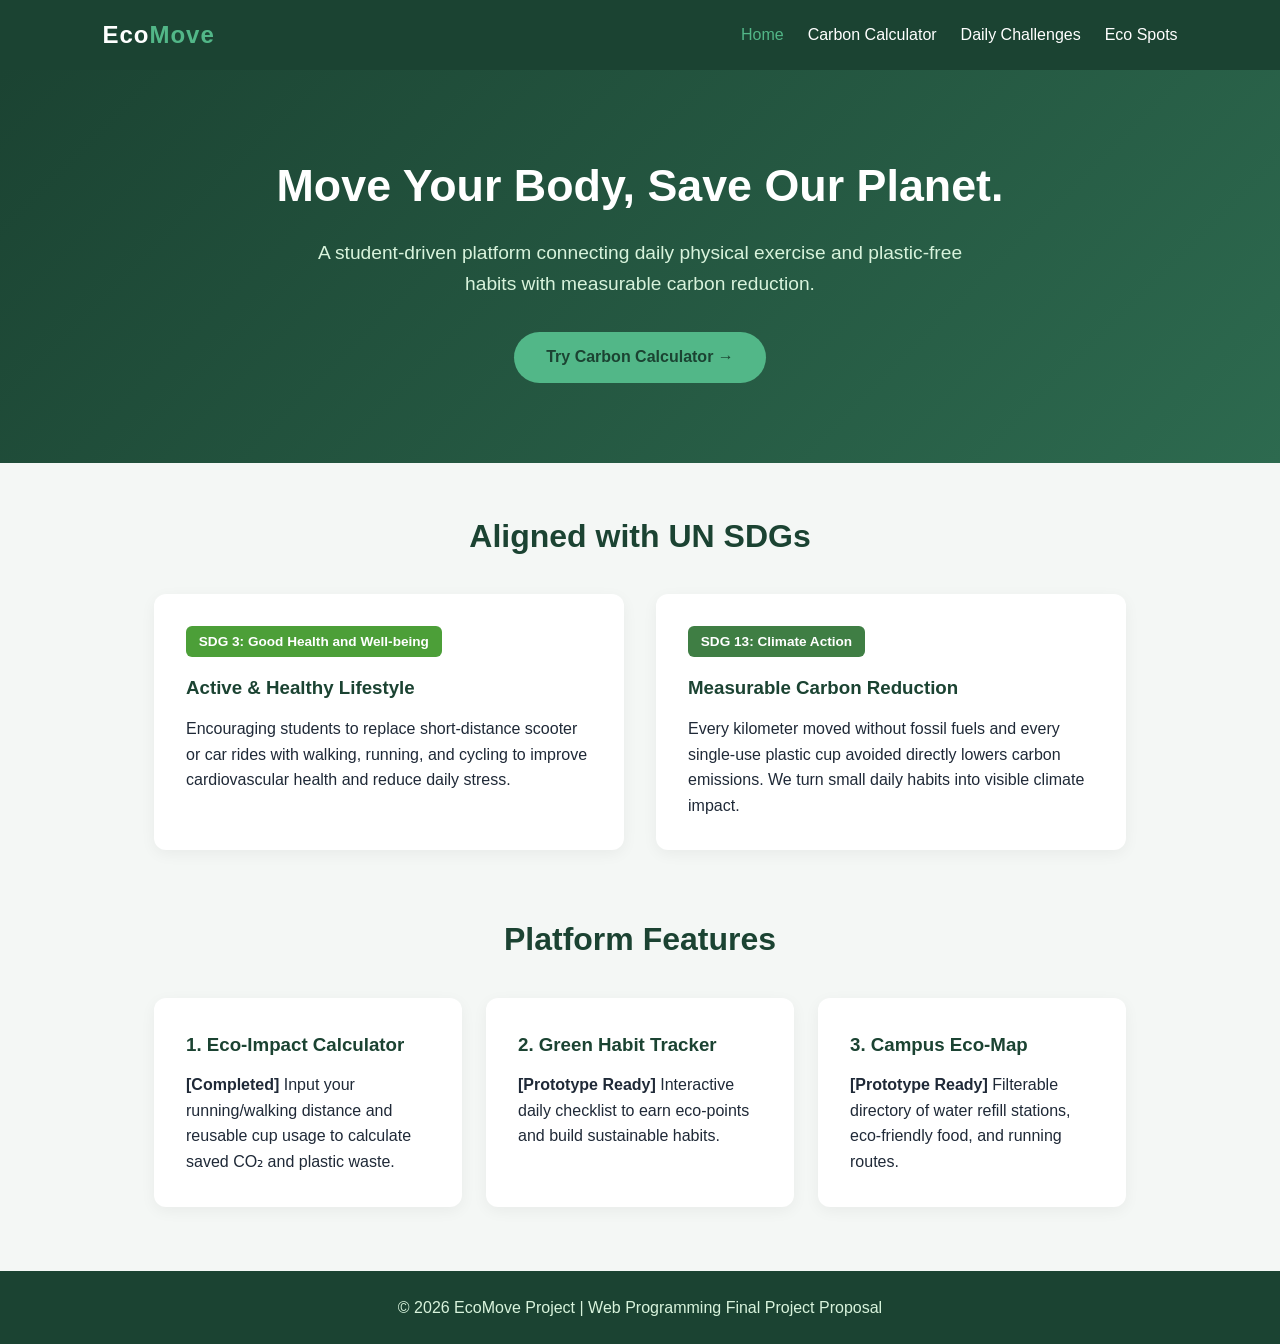
<file: index.html>
<!DOCTYPE html>
<html lang="en">
<head>
  <meta charset="UTF-8">
  <meta name="viewport" content="width=device-width, initial-scale=1.0">
  <title>EcoMove | Green Fitness & Sustainable Living</title>
  <link rel="stylesheet" href="style.css">
</head>
<body>

  <nav>
    <div class="logo">Eco<span>Move</span></div>
    <ul class="nav-links">
      <li><a href="index.html" class="active">Home</a></li>
      <li><a href="calculator.html">Carbon Calculator</a></li>
      <li><a href="challenges.html">Daily Challenges</a></li>
      <li><a href="spots.html">Eco Spots</a></li>
    </ul>
  </nav>

  <header class="hero">
    <h1>Move Your Body, Save Our Planet.</h1>
    <p>A student-driven platform connecting daily physical exercise and plastic-free habits with measurable carbon reduction.</p>
    <a href="calculator.html" class="btn">Try Carbon Calculator →</a>
  </header>

  <main class="container">
    <h2 class="section-title">Aligned with UN SDGs</h2>
    <div class="grid-2">
      <div class="card">
        <span class="sdg-tag sdg-3">SDG 3: Good Health and Well-being</span>
        <h3>Active & Healthy Lifestyle</h3>
        <p>Encouraging students to replace short-distance scooter or car rides with walking, running, and cycling to improve cardiovascular health and reduce daily stress.</p>
      </div>
      <div class="card">
        <span class="sdg-tag sdg-13">SDG 13: Climate Action</span>
        <h3>Measurable Carbon Reduction</h3>
        <p>Every kilometer moved without fossil fuels and every single-use plastic cup avoided directly lowers carbon emissions. We turn small daily habits into visible climate impact.</p>
      </div>
    </div>

    <h2 class="section-title" style="margin-top: 4rem;">Platform Features</h2>
    <div class="grid-3">
      <div class="card">
        <h3>1. Eco-Impact Calculator</h3>
        <p><strong>[Completed]</strong> Input your running/walking distance and reusable cup usage to calculate saved CO₂ and plastic waste.</p>
      </div>
      <div class="card">
        <h3>2. Green Habit Tracker</h3>
        <p><strong>[Prototype Ready]</strong> Interactive daily checklist to earn eco-points and build sustainable habits.</p>
      </div>
      <div class="card">
        <h3>3. Campus Eco-Map</h3>
        <p><strong>[Prototype Ready]</strong> Filterable directory of water refill stations, eco-friendly food, and running routes.</p>
      </div>
    </div>
  </main>

  <footer>
    <p>&copy; 2026 EcoMove Project | Web Programming Final Project Proposal</p>
  </footer>

</body>
</html>
</file>
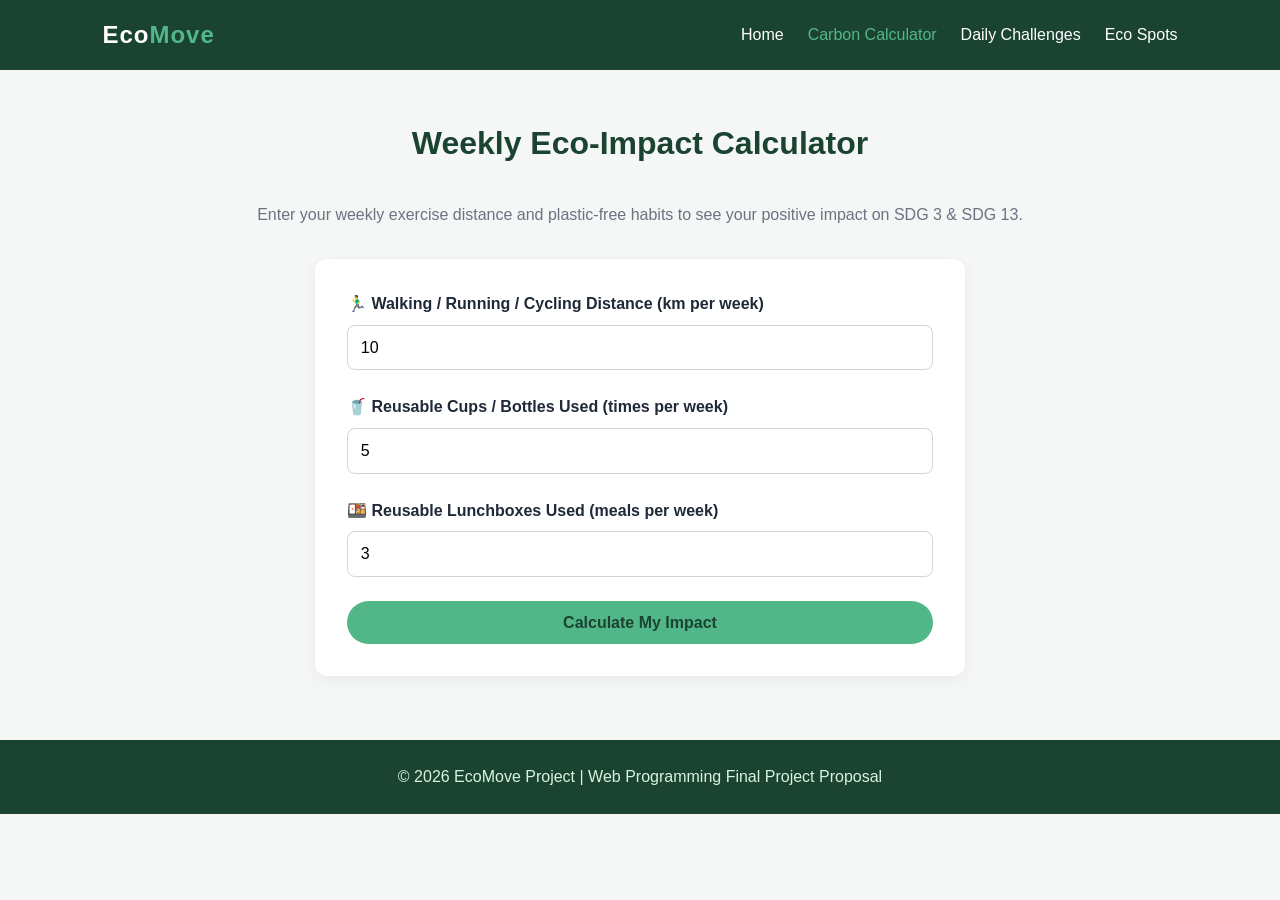
<file: calculator.html>
<!DOCTYPE html>
<html lang="en">
<head>
  <meta charset="UTF-8">
  <meta name="viewport" content="width=device-width, initial-scale=1.0">
  <title>Carbon Calculator | EcoMove</title>
  <link rel="stylesheet" href="style.css">
</head>
<body>

  <nav>
    <div class="logo">Eco<span>Move</span></div>
    <ul class="nav-links">
      <li><a href="index.html">Home</a></li>
      <li><a href="calculator.html" class="active">Carbon Calculator</a></li>
      <li><a href="challenges.html">Daily Challenges</a></li>
      <li><a href="spots.html">Eco Spots</a></li>
    </ul>
  </nav>

  <main class="container">
    <h2 class="section-title">Weekly Eco-Impact Calculator</h2>
    <p style="text-align: center; color: var(--text-muted); margin-bottom: 2rem;">
      Enter your weekly exercise distance and plastic-free habits to see your positive impact on SDG 3 & SDG 13.
    </p>

    <div class="card calc-box">
      <div class="form-group">
        <label for="runKm">🏃‍♂️ Walking / Running / Cycling Distance (km per week)</label>
        <input type="number" id="runKm" placeholder="e.g., 15" min="0" value="10">
      </div>

      <div class="form-group">
        <label for="cupsSaved">🥤 Reusable Cups / Bottles Used (times per week)</label>
        <input type="number" id="cupsSaved" placeholder="e.g., 7" min="0" value="5">
      </div>

      <div class="form-group">
        <label for="mealsSaved">🍱 Reusable Lunchboxes Used (meals per week)</label>
        <input type="number" id="mealsSaved" placeholder="e.g., 5" min="0" value="3">
      </div>

      <button class="btn" style="width: 100%;" onclick="calculateImpact()">Calculate My Impact</button>

      <div class="result-box" id="resultBox">
        <h3 style="color: var(--primary); margin-bottom: 0.5rem;">🎉 Your Weekly Sustainability Impact:</h3>
        <p>Total CO₂ Reduced: <span class="result-number" id="co2Output">0</span> kg</p>
        <p>Single-Use Plastics Avoided: <span class="result-number" id="plasticOutput">0</span> items</p>
        <p>Equivalent to planting <strong id="treeOutput">0</strong> tree seedlings!</p>
        <p id="encouragementText" style="margin-top: 0.8rem; font-style: italic; color: var(--secondary);"></p>
      </div>
    </div>
  </main>

  <footer>
    <p>&copy; 2026 EcoMove Project | Web Programming Final Project Proposal</p>
  </footer>

  <script src="script.js"></script>
</body>
</html>
</file>
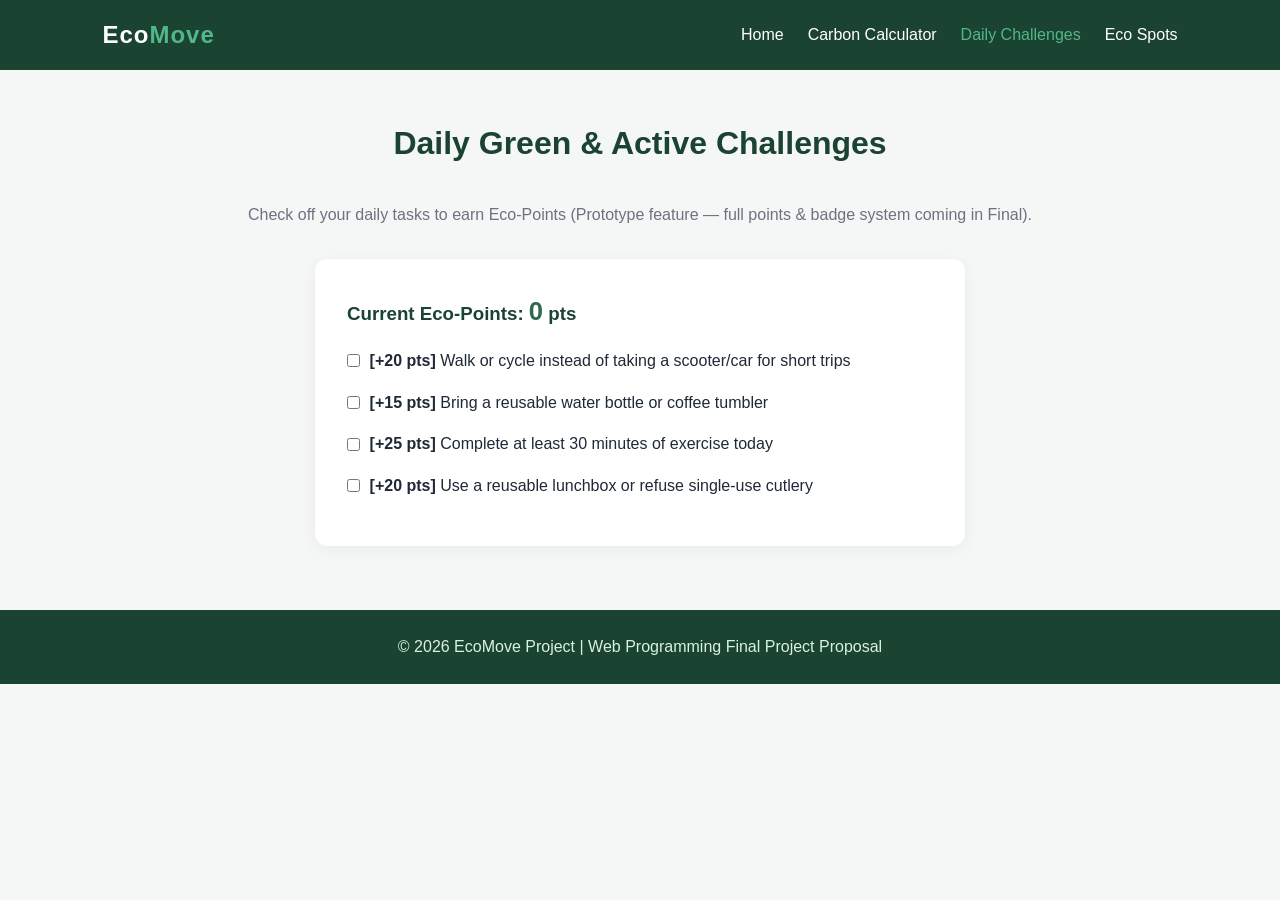
<file: challenges.html>
<!DOCTYPE html>
<html lang="en">
<head>
  <meta charset="UTF-8">
  <meta name="viewport" content="width=device-width, initial-scale=1.0">
  <title>Daily Challenges | EcoMove</title>
  <link rel="stylesheet" href="style.css">
</head>
<body>

  <nav>
    <div class="logo">Eco<span>Move</span></div>
    <ul class="nav-links">
      <li><a href="index.html">Home</a></li>
      <li><a href="calculator.html">Carbon Calculator</a></li>
      <li><a href="challenges.html" class="active">Daily Challenges</a></li>
      <li><a href="spots.html">Eco Spots</a></li>
    </ul>
  </nav>

  <main class="container">
    <h2 class="section-title">Daily Green & Active Challenges</h2>
    <p style="text-align: center; color: var(--text-muted); margin-bottom: 2rem;">
      Check off your daily tasks to earn Eco-Points (Prototype feature — full points & badge system coming in Final).
    </p>

    <div class="card calc-box">
      <h3 style="margin-bottom: 1rem;">Current Eco-Points: <span id="ecoPoints" style="color: var(--secondary); font-size: 1.6rem;">0</span> pts</h3>

      <div style="margin-bottom: 1rem;">
        <label style="display: flex; align-items: center; gap: 0.6rem; cursor: pointer;">
          <input type="checkbox" class="task-check" data-points="20" onchange="updatePoints()">
          <span><strong>[+20 pts]</strong> Walk or cycle instead of taking a scooter/car for short trips</span>
        </label>
      </div>

      <div style="margin-bottom: 1rem;">
        <label style="display: flex; align-items: center; gap: 0.6rem; cursor: pointer;">
          <input type="checkbox" class="task-check" data-points="15" onchange="updatePoints()">
          <span><strong>[+15 pts]</strong> Bring a reusable water bottle or coffee tumbler</span>
        </label>
      </div>

      <div style="margin-bottom: 1rem;">
        <label style="display: flex; align-items: center; gap: 0.6rem; cursor: pointer;">
          <input type="checkbox" class="task-check" data-points="25" onchange="updatePoints()">
          <span><strong>[+25 pts]</strong> Complete at least 30 minutes of exercise today</span>
        </label>
      </div>

      <div style="margin-bottom: 1rem;">
        <label style="display: flex; align-items: center; gap: 0.6rem; cursor: pointer;">
          <input type="checkbox" class="task-check" data-points="20" onchange="updatePoints()">
          <span><strong>[+20 pts]</strong> Use a reusable lunchbox or refuse single-use cutlery</span>
        </label>
      </div>
    </div>
  </main>

  <footer>
    <p>&copy; 2026 EcoMove Project | Web Programming Final Project Proposal</p>
  </footer>

  <script src="script.js"></script>
</body>
</html>
</file>
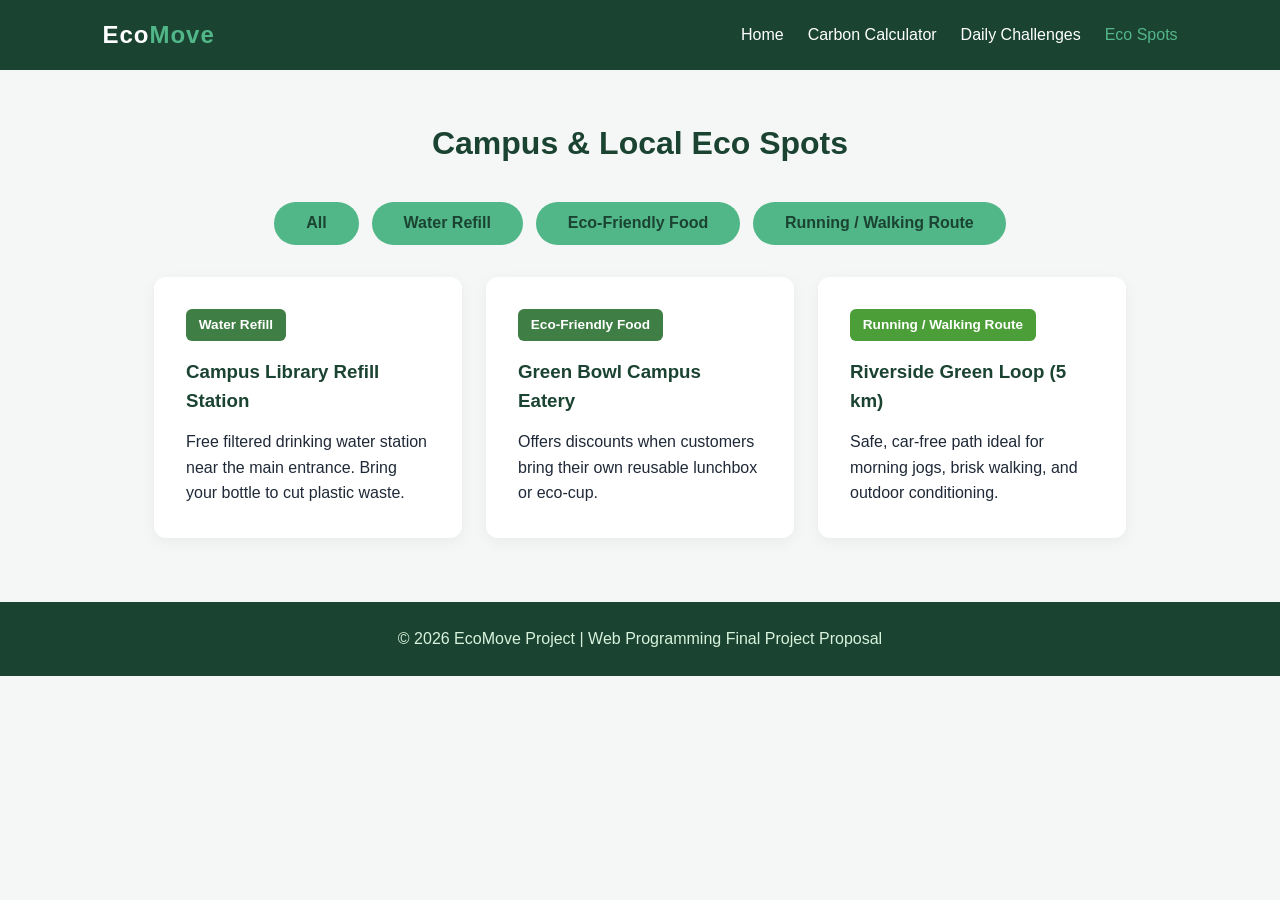
<file: spots.html>
<!DOCTYPE html>
<html lang="en">
<head>
  <meta charset="UTF-8">
  <meta name="viewport" content="width=device-width, initial-scale=1.0">
  <title>Eco Spots | EcoMove</title>
  <link rel="stylesheet" href="style.css">
</head>
<body>

  <nav>
    <div class="logo">Eco<span>Move</span></div>
    <ul class="nav-links">
      <li><a href="index.html">Home</a></li>
      <li><a href="calculator.html">Carbon Calculator</a></li>
      <li><a href="challenges.html">Daily Challenges</a></li>
      <li><a href="spots.html" class="active">Eco Spots</a></li>
    </ul>
  </nav>

  <main class="container">
    <h2 class="section-title">Campus & Local Eco Spots</h2>
    <p style="text-align: center; color: var(--text-muted); margin-bottom: 1.5rem;">
      
    </p>

    <div style="text-align: center; margin-bottom: 2rem; display: flex; gap: 0.8rem; justify-content: center; flex-wrap: wrap;">
      <button class="btn" onclick="filterSpots('all')">All</button>
      <button class="btn" onclick="filterSpots('water')">Water Refill</button>
      <button class="btn" onclick="filterSpots('food')">Eco-Friendly Food</button>
      <button class="btn" onclick="filterSpots('trail')">Running / Walking Route</button>
    </div>

    <div class="grid-3" id="spotsList">
      <div class="card spot-card" data-category="water">
        <span class="sdg-tag sdg-13">Water Refill</span>
        <h3>Campus Library Refill Station</h3>
        <p>Free filtered drinking water station near the main entrance. Bring your bottle to cut plastic waste.</p>
      </div>

      <div class="card spot-card" data-category="food">
        <span class="sdg-tag sdg-13">Eco-Friendly Food</span>
        <h3>Green Bowl Campus Eatery</h3>
        <p>Offers discounts when customers bring their own reusable lunchbox or eco-cup.</p>
      </div>

      <div class="card spot-card" data-category="trail">
        <span class="sdg-tag sdg-3">Running / Walking Route</span>
        <h3>Riverside Green Loop (5 km)</h3>
        <p>Safe, car-free path ideal for morning jogs, brisk walking, and outdoor conditioning.</p>
      </div>
    </div>
  </main>

  <footer>
    <p>&copy; 2026 EcoMove Project | Web Programming Final Project Proposal</p>
  </footer>

  <script src="script.js"></script>
</body>
</html>
</file>
<file: style.css>
:root {
  --primary: #1b4332;
  --secondary: #2d6a4f;
  --accent: #52b788;
  --light-bg: #f4f7f5;
  --white: #ffffff;
  --text-dark: #1f2937;
  --text-muted: #6b7280;
}

* {
  box-sizing: border-box;
  margin: 0;
  padding: 0;
  font-family: 'Segoe UI', Tahoma, Geneva, Verdana, sans-serif;
}

body {
  background-color: var(--light-bg);
  color: var(--text-dark);
  line-height: 1.6;
}

/* Navbar */
nav {
  background-color: var(--primary);
  color: var(--white);
  padding: 1rem 8%;
  display: flex;
  justify-content: space-between;
  align-items: center;
  position: sticky;
  top: 0;
  z-index: 100;
}

.logo {
  font-size: 1.5rem;
  font-weight: bold;
  letter-spacing: 1px;
}

.logo span {
  color: var(--accent);
}

.nav-links {
  list-style: none;
  display: flex;
  gap: 1.5rem;
}

.nav-links a {
  color: var(--white);
  text-decoration: none;
  font-weight: 500;
  transition: color 0.3s;
}

.nav-links a:hover, .nav-links a.active {
  color: var(--accent);
}

.badge-wip {
  background-color: #d97706;
  color: white;
  font-size: 0.7rem;
  padding: 2px 6px;
  border-radius: 10px;
  margin-left: 4px;
}

/* Hero Section */
.hero {
  background: linear-gradient(135deg, var(--primary), var(--secondary));
  color: var(--white);
  text-align: center;
  padding: 5rem 10%;
}

.hero h1 {
  font-size: 2.8rem;
  margin-bottom: 1rem;
}

.hero p {
  font-size: 1.2rem;
  max-width: 700px;
  margin: 0 auto 2rem;
  color: #d8f3dc;
}

.btn {
  display: inline-block;
  background-color: var(--accent);
  color: var(--primary);
  padding: 0.8rem 2rem;
  border-radius: 30px;
  text-decoration: none;
  font-weight: bold;
  font-size: 1rem;
  border: none;
  cursor: pointer;
  transition: transform 0.2s, background-color 0.3s;
}

.btn:hover {
  background-color: #74c69d;
  transform: translateY(-2px);
}

/* Container & Cards */
.container {
  max-width: 1100px;
  margin: 3rem auto;
  padding: 0 5%;
}

.section-title {
  text-align: center;
  font-size: 2rem;
  color: var(--primary);
  margin-bottom: 2rem;
}

.grid-2 {
  display: grid;
  grid-template-columns: repeat(auto-fit, minmax(300px, 1fr));
  gap: 2rem;
}

.grid-3 {
  display: grid;
  grid-template-columns: repeat(auto-fit, minmax(260px, 1fr));
  gap: 1.5rem;
}

.card {
  background: var(--white);
  padding: 2rem;
  border-radius: 12px;
  box-shadow: 0 4px 15px rgba(0,0,0,0.05);
}

.sdg-tag {
  display: inline-block;
  padding: 0.3rem 0.8rem;
  border-radius: 6px;
  color: white;
  font-weight: bold;
  font-size: 0.85rem;
  margin-bottom: 1rem;
}

.sdg-3 { background-color: #4c9f38; }
.sdg-13 { background-color: #3f7e44; }

.card h3 {
  margin-bottom: 0.8rem;
  color: var(--primary);
}

/* Calculator Specific */
.calc-box {
  max-width: 650px;
  margin: 0 auto;
}

.form-group {
  margin-bottom: 1.5rem;
}

.form-group label {
  display: block;
  font-weight: 600;
  margin-bottom: 0.5rem;
}

.form-group input {
  width: 100%;
  padding: 0.8rem;
  border: 1px solid #d1d5db;
  border-radius: 8px;
  font-size: 1rem;
}

.result-box {
  margin-top: 2rem;
  padding: 1.5rem;
  background-color: #d8f3dc;
  border-left: 5px solid var(--secondary);
  border-radius: 8px;
  display: none;
}

.result-number {
  font-size: 2rem;
  font-weight: bold;
  color: var(--primary);
}

footer {
  background-color: var(--primary);
  color: #d8f3dc;
  text-align: center;
  padding: 1.5rem;
  margin-top: 4rem;
}
</file>
